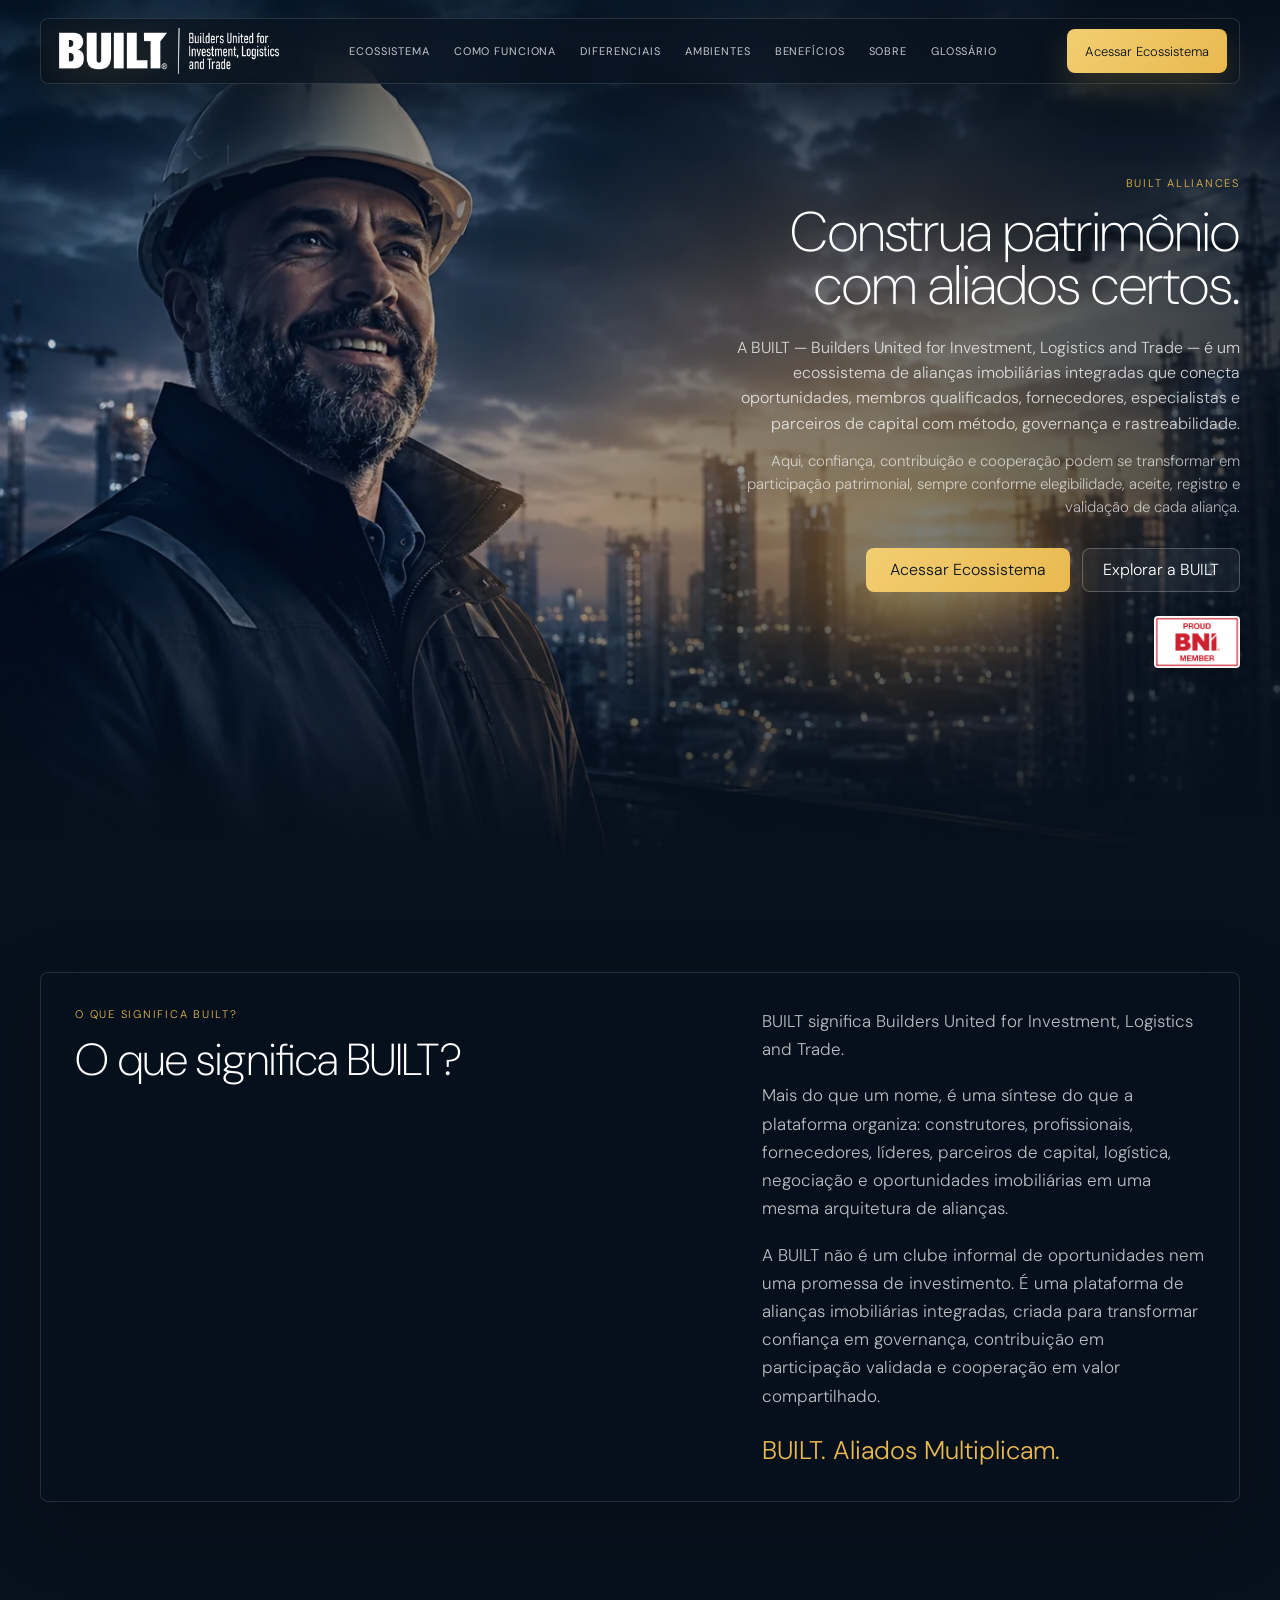
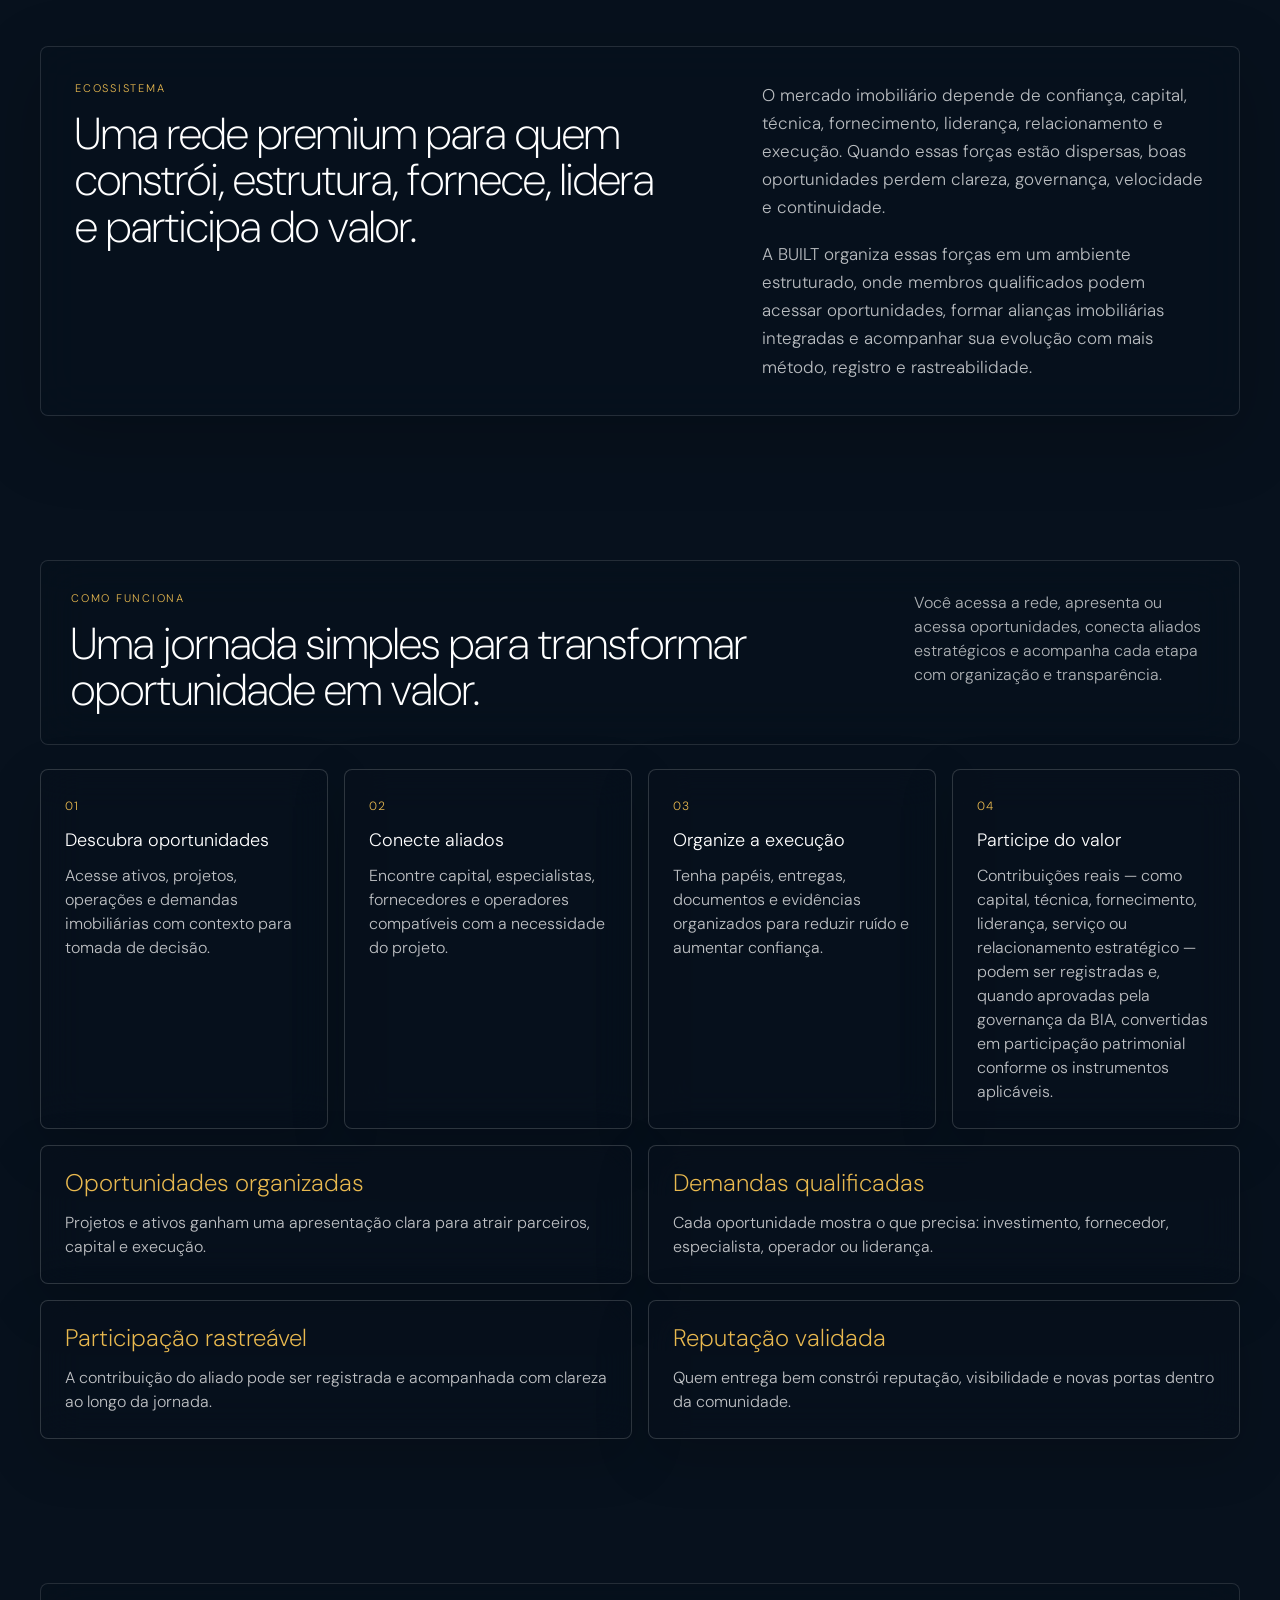
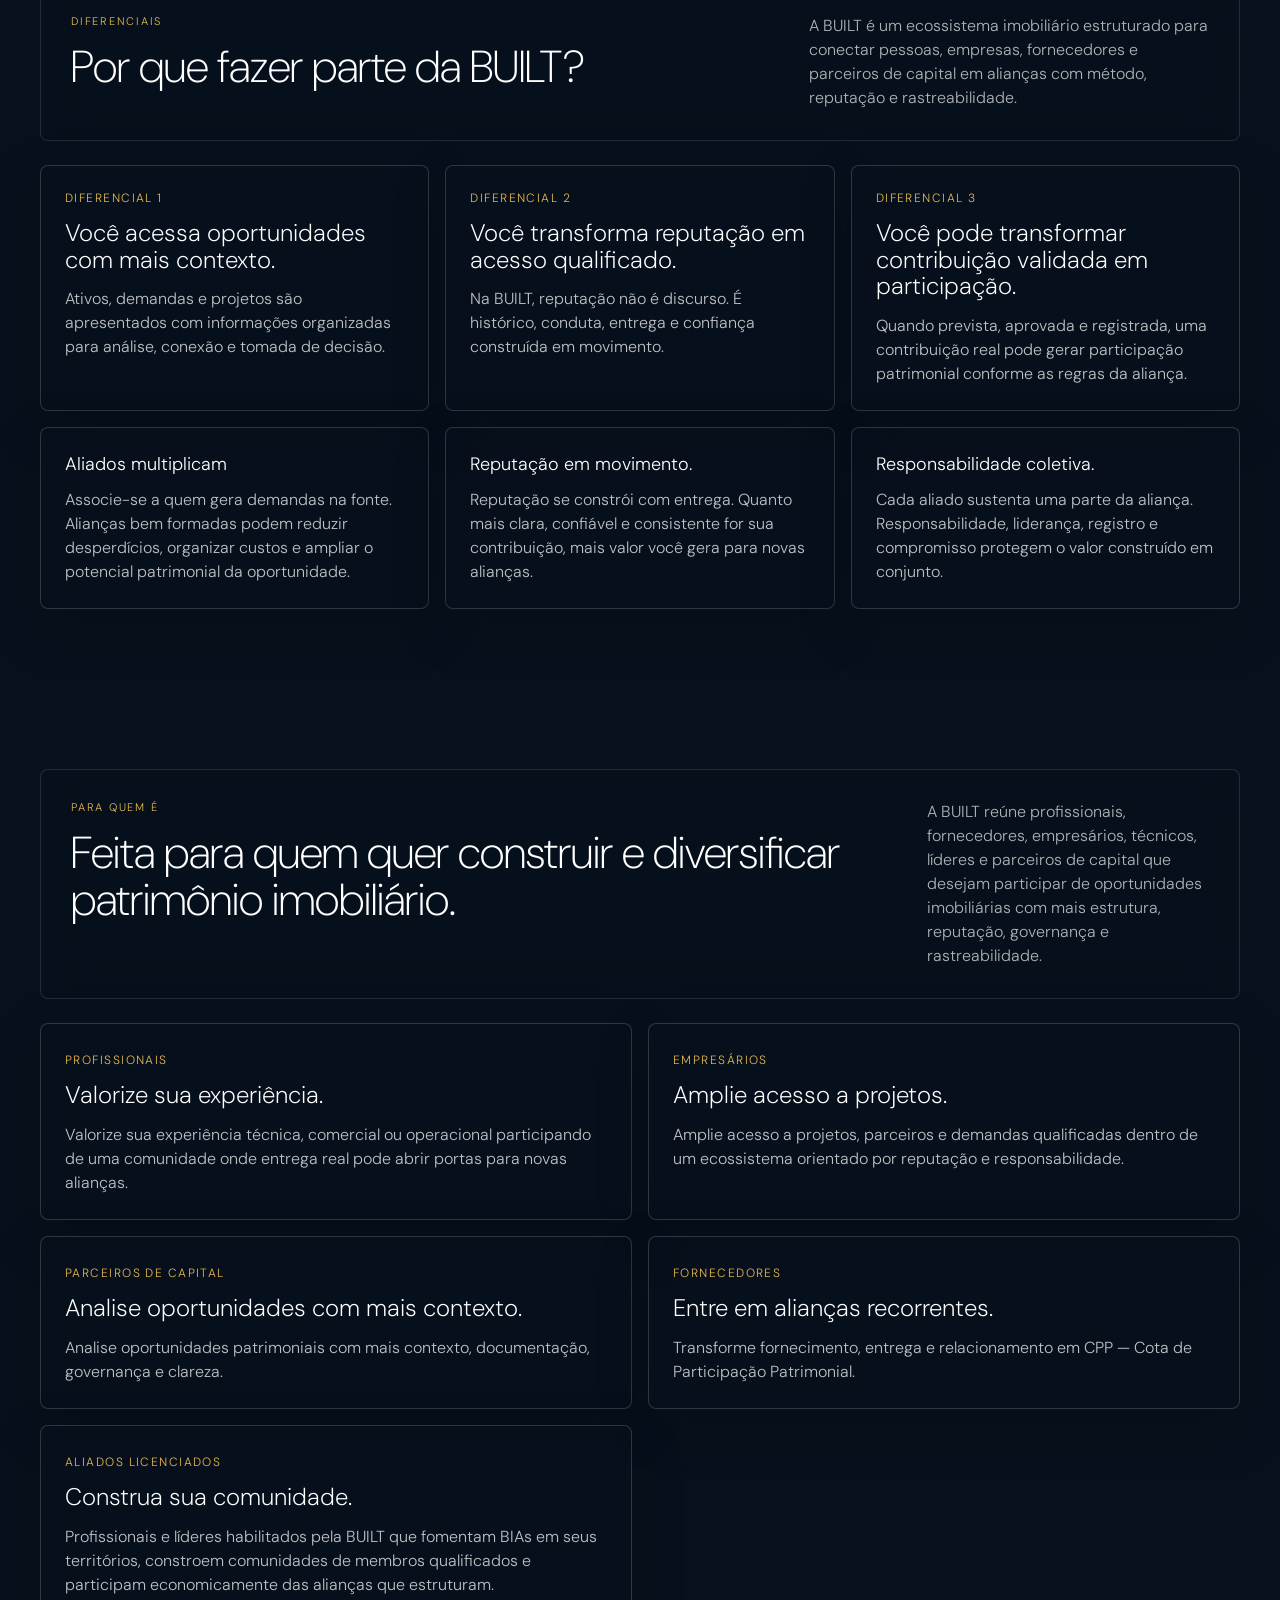
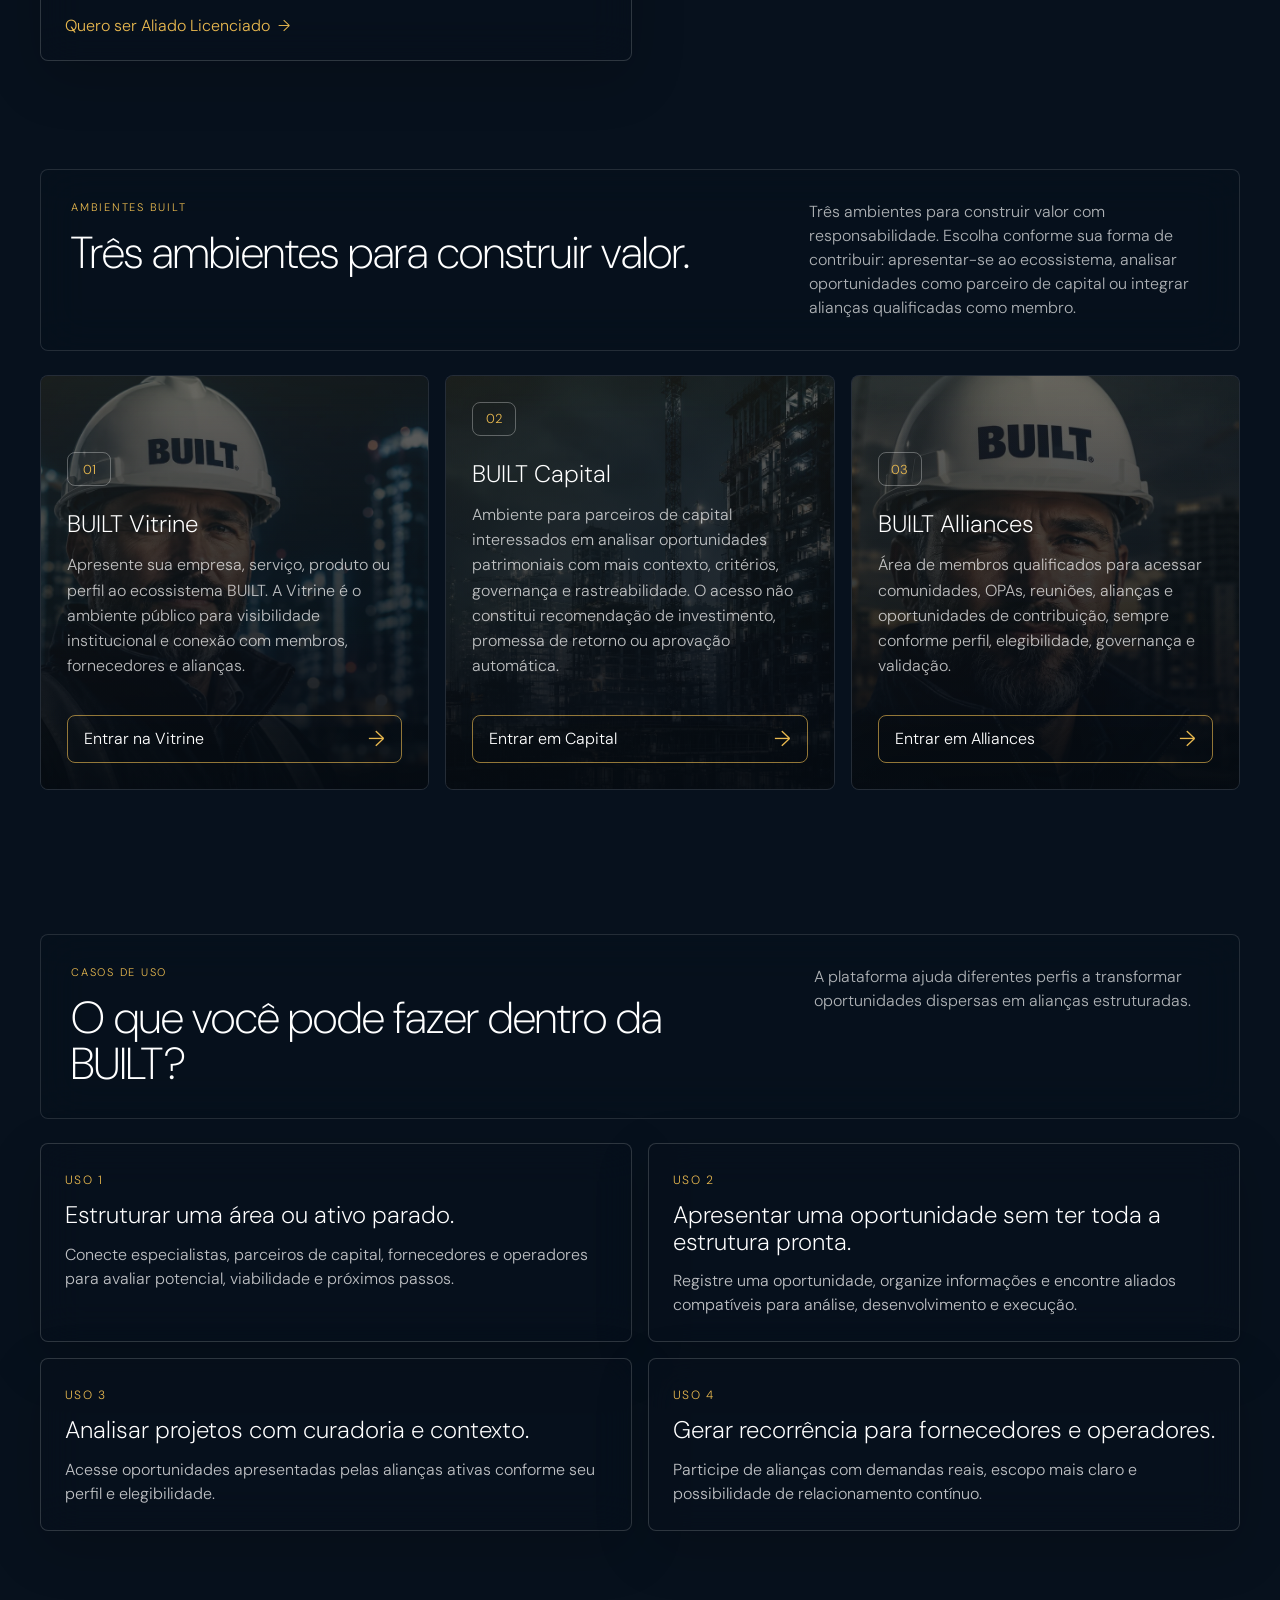
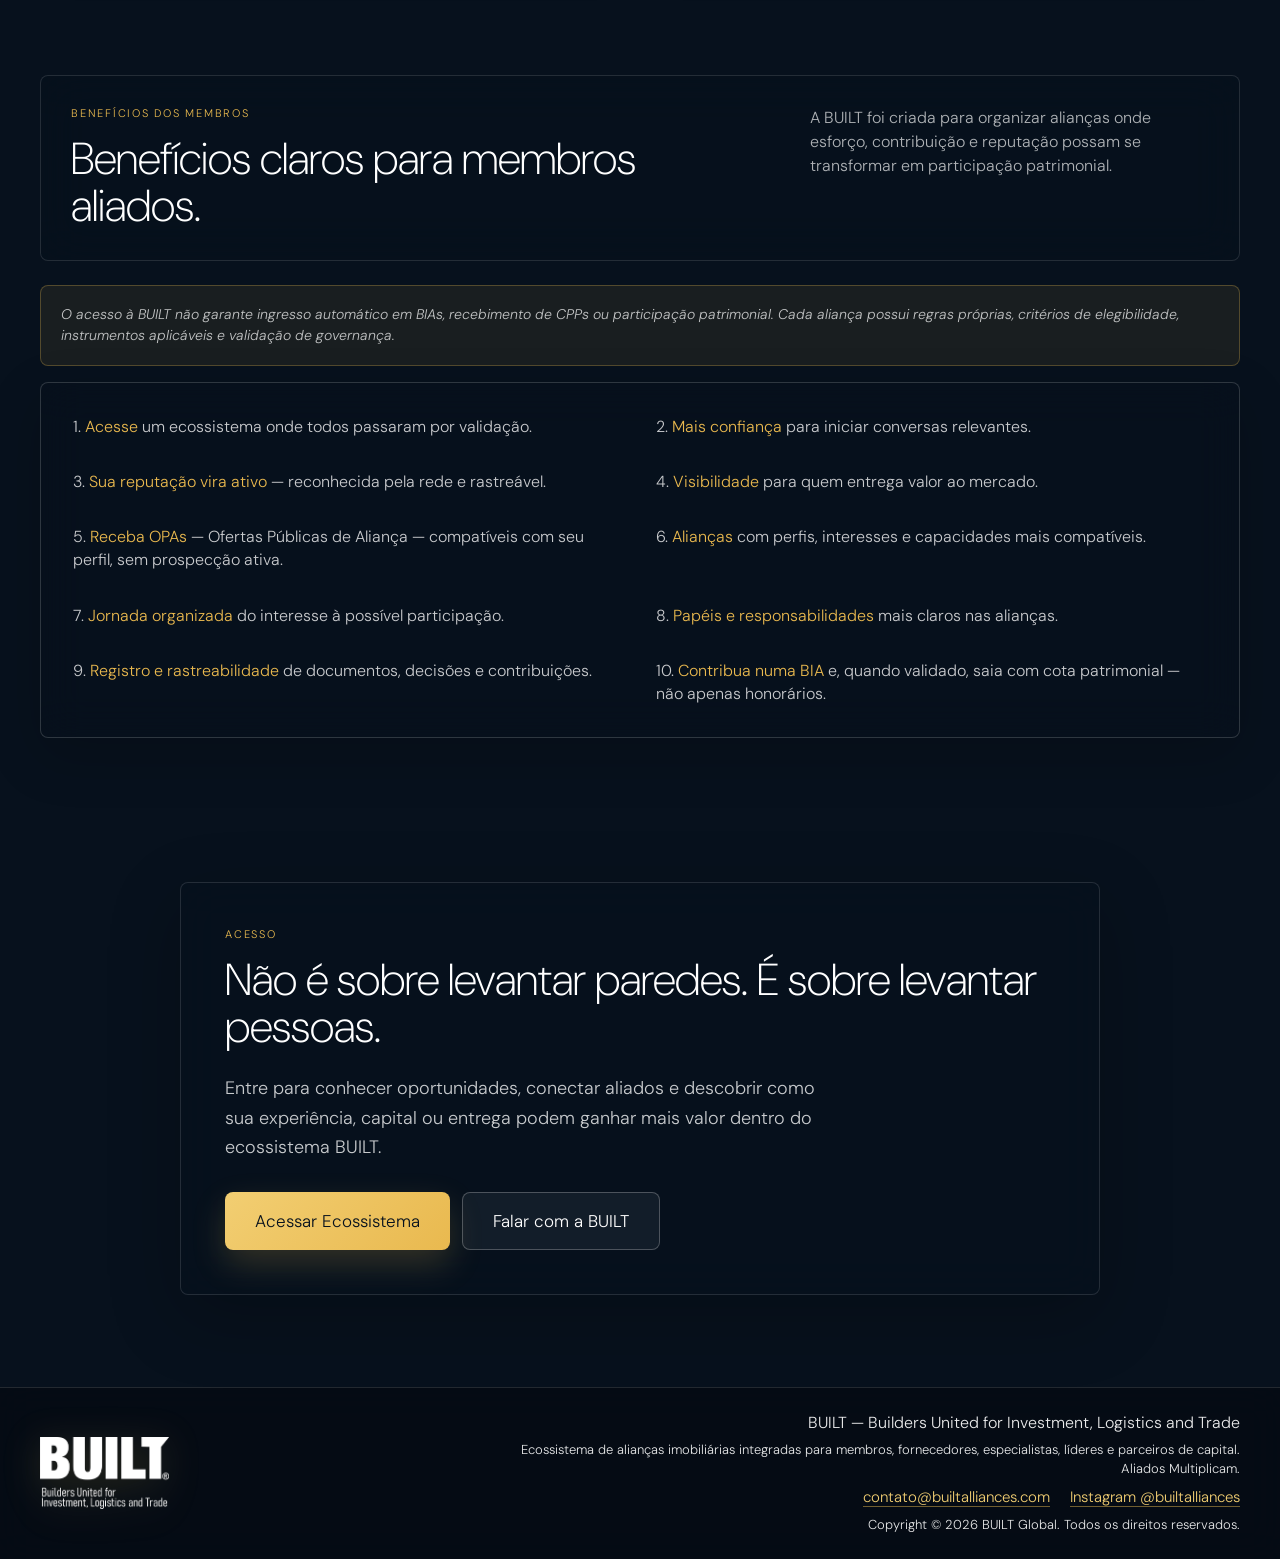
<file: index.html>
<!doctype html>
<html lang="pt-BR">
  <head>
    <meta charset="utf-8">
    <meta name="viewport" content="width=device-width, initial-scale=1">
    <title>BUILT Alliances | Builders United for Investment, Logistics and Trade</title>
    <meta
      name="description"
      content="A BUILT — Builders United for Investment, Logistics and Trade — é um ecossistema de alianças imobiliárias integradas que conecta oportunidades, membros, fornecedores, especialistas e parceiros de capital com governança, reputação e rastreabilidade."
    >
    <meta
      name="keywords"
      content="BUILT Alliances, BUILT, Alianças Patrimoniais Imobiliárias, Builders United for Investment Logistics and Trade, alianças imobiliárias integradas, BUILT Integrated Alliance, BIA, OPA, CPP, parceiros de capital, governança imobiliária, participação patrimonial, Aliados Multiplicam"
    >
    <link rel="icon" type="image/svg+xml" href="/assets/favicon.svg?v=20260610">
    <link rel="preconnect" href="https://fonts.googleapis.com">
    <link rel="preconnect" href="https://fonts.gstatic.com" crossorigin>
    <link href="https://fonts.googleapis.com/css2?family=DM+Sans:opsz,wght@9..40,200..900&display=swap" rel="stylesheet">
    <link rel="stylesheet" href="/styles.css?v=20261110-bni-hero">
  </head>
  <body>
    <header class="site-header" data-header>
      <a class="brand" href="/#inicio" aria-label="BUILT Alliances">
        <img src="/assets/images/built-logo-header-wide-white.png?v=20260619" alt="BUILT">
      </a>

      <button class="menu-toggle" type="button" aria-label="Abrir menu" aria-expanded="false" aria-controls="main-nav">
        <span></span>
        <span></span>
      </button>

      <nav class="main-nav" id="main-nav" aria-label="Navegação principal">
        <a href="/#ecossistema">ECOSSISTEMA</a>
        <a href="/#metodo">COMO FUNCIONA</a>
        <a href="/#jornada">DIFERENCIAIS</a>
        <a href="/#ambientes">AMBIENTES</a>
        <a href="/#beneficios">BENEFÍCIOS</a>
        <a href="/sobre/">SOBRE</a>
        <a href="/glossario/">GLOSSÁRIO</a>
      </nav>

      <a class="header-cta" href="https://app.builtalliances.com/">Acessar Ecossistema</a>
    </header>

    <main>
      <section class="hero section" id="inicio" data-section>
        <div class="hero-shade"></div>
        <div class="hero-content">
          <p class="eyebrow">BUILT Alliances</p>
          <h1>Construa patrimônio com aliados certos.</h1>
          <p class="hero-copy">
            A BUILT — Builders United for Investment, Logistics and Trade — é um ecossistema de alianças imobiliárias integradas que conecta oportunidades, membros qualificados, fornecedores, especialistas e parceiros de capital com método, governança e rastreabilidade.
          </p>
          <p class="hero-note">
            Aqui, confiança, contribuição e cooperação podem se transformar em participação patrimonial, sempre conforme elegibilidade, aceite, registro e validação de cada aliança.
          </p>
          <div class="hero-actions">
            <a class="primary-button" href="https://app.builtalliances.com/">Acessar Ecossistema</a>
            <a class="secondary-button" href="#ecossistema">Explorar a BUILT</a>
          </div>
          <img class="bni-badge bni-badge--hero" src="/assets/images/bni-badge.png" alt="BNI Proud Member" width="750" height="450">
        </div>
      </section>

      <section class="section meaning-section" id="significado" data-section>
        <div class="split-layout">
          <div>
            <div class="section-kicker">O que significa BUILT?</div>
            <h2>O que significa BUILT?</h2>
          </div>
          <div class="lead-stack">
            <p>BUILT significa Builders United for Investment, Logistics and Trade.</p>
            <p>
              Mais do que um nome, é uma síntese do que a plataforma organiza: construtores, profissionais, fornecedores, líderes, parceiros de capital, logística, negociação e oportunidades imobiliárias em uma mesma arquitetura de alianças.
            </p>
            <p>
              A BUILT não é um clube informal de oportunidades nem uma promessa de investimento. É uma plataforma de alianças imobiliárias integradas, criada para transformar confiança em governança, contribuição em participação validada e cooperação em valor compartilhado.
            </p>
            <strong class="section-tagline">BUILT. Aliados Multiplicam.</strong>
          </div>
        </div>
      </section>

      <section class="section intro-band" id="ecossistema" data-section>
        <div class="split-layout">
          <div>
            <div class="section-kicker">Ecossistema</div>
            <h2>Uma rede premium para quem constrói, estrutura, fornece, lidera e participa do valor.</h2>
          </div>
          <div class="lead-stack">
            <p>
              O mercado imobiliário depende de confiança, capital, técnica, fornecimento, liderança, relacionamento e execução. Quando essas forças estão dispersas, boas oportunidades perdem clareza, governança, velocidade e continuidade.
            </p>
            <p>
              A BUILT organiza essas forças em um ambiente estruturado, onde membros qualificados podem acessar oportunidades, formar alianças imobiliárias integradas e acompanhar sua evolução com mais método, registro e rastreabilidade.
            </p>
          </div>
        </div>
      </section>

      <section class="section method-section" id="metodo" data-section>
        <div class="section-heading">
          <div>
            <div class="section-kicker">Como funciona</div>
            <h2>Uma jornada simples para transformar oportunidade em valor.</h2>
          </div>
          <p>Você acessa a rede, apresenta ou acessa oportunidades, conecta aliados estratégicos e acompanha cada etapa com organização e transparência.</p>
        </div>

        <div class="force-grid">
          <article>
            <span>01</span>
            <strong>Descubra oportunidades</strong>
            <p>Acesse ativos, projetos, operações e demandas imobiliárias com contexto para tomada de decisão.</p>
          </article>
          <article>
            <span>02</span>
            <strong>Conecte aliados</strong>
            <p>Encontre capital, especialistas, fornecedores e operadores compatíveis com a necessidade do projeto.</p>
          </article>
          <article>
            <span>03</span>
            <strong>Organize a execução</strong>
            <p>Tenha papéis, entregas, documentos e evidências organizados para reduzir ruído e aumentar confiança.</p>
          </article>
          <article>
            <span>04</span>
            <strong>Participe do valor</strong>
            <p>Contribuições reais — como capital, técnica, fornecimento, liderança, serviço ou relacionamento estratégico — podem ser registradas e, quando aprovadas pela governança da BIA, convertidas em participação patrimonial conforme os instrumentos aplicáveis.</p>
          </article>
        </div>

        <div class="method-flow">
          <article>
            <h3>Oportunidades organizadas</h3>
            <p>Projetos e ativos ganham uma apresentação clara para atrair parceiros, capital e execução.</p>
          </article>
          <article>
            <h3>Demandas qualificadas</h3>
            <p>Cada oportunidade mostra o que precisa: investimento, fornecedor, especialista, operador ou liderança.</p>
          </article>
          <article>
            <h3>Participação rastreável</h3>
            <p>A contribuição do aliado pode ser registrada e acompanhada com clareza ao longo da jornada.</p>
          </article>
          <article>
            <h3>Reputação validada</h3>
            <p>Quem entrega bem constrói reputação, visibilidade e novas portas dentro da comunidade.</p>
          </article>
        </div>
      </section>

      <section class="section principles-section" id="jornada" data-section>
        <div class="section-heading">
          <div>
            <div class="section-kicker">Diferenciais</div>
            <h2>Por que fazer parte da BUILT?</h2>
          </div>
          <p>A BUILT é um ecossistema imobiliário estruturado para conectar pessoas, empresas, fornecedores e parceiros de capital em alianças com método, reputação e rastreabilidade.</p>
        </div>

        <div class="principles-grid">
          <article>
            <span>Diferencial 1</span>
            <h3>Você acessa oportunidades com mais contexto.</h3>
            <p>Ativos, demandas e projetos são apresentados com informações organizadas para análise, conexão e tomada de decisão.</p>
          </article>
          <article>
            <span>Diferencial 2</span>
            <h3>Você transforma reputação em acesso qualificado.</h3>
            <p>Na BUILT, reputação não é discurso. É histórico, conduta, entrega e confiança construída em movimento.</p>
          </article>
          <article>
            <span>Diferencial 3</span>
            <h3>Você pode transformar contribuição validada em participação.</h3>
            <p>Quando prevista, aprovada e registrada, uma contribuição real pode gerar participação patrimonial conforme as regras da aliança.</p>
          </article>
        </div>

        <div class="values-grid">
          <article>
            <strong>Aliados multiplicam</strong>
            <p>Associe-se a quem gera demandas na fonte. Alianças bem formadas podem reduzir desperdícios, organizar custos e ampliar o potencial patrimonial da oportunidade.</p>
          </article>
          <article>
            <strong>Reputação em movimento.</strong>
            <p>Reputação se constrói com entrega. Quanto mais clara, confiável e consistente for sua contribuição, mais valor você gera para novas alianças.</p>
          </article>
          <article>
            <strong>Responsabilidade coletiva.</strong>
            <p>Cada aliado sustenta uma parte da aliança. Responsabilidade, liderança, registro e compromisso protegem o valor construído em conjunto.</p>
          </article>
        </div>
      </section>

      <section class="section generation-section" data-section>
        <div class="section-heading">
          <div>
            <div class="section-kicker">Para quem é</div>
            <h2>Feita para quem quer construir e diversificar patrimônio imobiliário.</h2>
          </div>
          <p>A BUILT reúne profissionais, fornecedores, empresários, técnicos, líderes e parceiros de capital que desejam participar de oportunidades imobiliárias com mais estrutura, reputação, governança e rastreabilidade.</p>
        </div>

        <div class="generation-grid">
          <article>
            <span>Profissionais</span>
            <h3>Valorize sua experiência.</h3>
            <p>Valorize sua experiência técnica, comercial ou operacional participando de uma comunidade onde entrega real pode abrir portas para novas alianças.</p>
          </article>
          <article>
            <span>Empresários</span>
            <h3>Amplie acesso a projetos.</h3>
            <p>Amplie acesso a projetos, parceiros e demandas qualificadas dentro de um ecossistema orientado por reputação e responsabilidade.</p>
          </article>
          <article>
            <span>Parceiros de Capital</span>
            <h3>Analise oportunidades com mais contexto.</h3>
            <p>Analise oportunidades patrimoniais com mais contexto, documentação, governança e clareza.</p>
          </article>
          <article>
            <span>Fornecedores</span>
            <h3>Entre em alianças recorrentes.</h3>
            <p>Transforme fornecimento, entrega e relacionamento em CPP — Cota de Participação Patrimonial.</p>
          </article>
          <article>
            <span>Aliados Licenciados</span>
            <h3>Construa sua comunidade.</h3>
            <p>Profissionais e líderes habilitados pela BUILT que fomentam BIAs em seus territórios, constroem comunidades de membros qualificados e participam economicamente das alianças que estruturam.</p>
            <a class="text-link" href="https://app.builtalliances.com/">Quero ser Aliado Licenciado</a>
          </article>
        </div>
      </section>

      <section class="section modules" id="ambientes" data-section>
        <div class="section-heading">
          <div>
            <div class="section-kicker">Ambientes BUILT</div>
            <h2>Três ambientes para construir valor.</h2>
          </div>
          <p>Três ambientes para construir valor com responsabilidade. Escolha conforme sua forma de contribuir: apresentar-se ao ecossistema, analisar oportunidades como parceiro de capital ou integrar alianças qualificadas como membro.</p>
        </div>

        <div class="module-grid">
          <article class="module-card module-card-vitrine">
            <span class="module-icon">01</span>
            <h3>BUILT Vitrine</h3>
            <p>Apresente sua empresa, serviço, produto ou perfil ao ecossistema BUILT. A Vitrine é o ambiente público para visibilidade institucional e conexão com membros, fornecedores e alianças.</p>
            <a href="https://app.builtalliances.com/" aria-label="Entrar na Vitrine">Entrar na Vitrine</a>
          </article>
          <article class="module-card module-card-capital">
            <span class="module-icon">02</span>
            <h3>BUILT Capital</h3>
            <p>Ambiente para parceiros de capital interessados em analisar oportunidades patrimoniais com mais contexto, critérios, governança e rastreabilidade. O acesso não constitui recomendação de investimento, promessa de retorno ou aprovação automática.</p>
            <a href="https://app.builtalliances.com/" aria-label="Entrar em Capital">Entrar em Capital</a>
          </article>
          <article class="module-card module-card-alliances">
            <span class="module-icon">03</span>
            <h3>BUILT Alliances</h3>
            <p>Área de membros qualificados para acessar comunidades, OPAs, reuniões, alianças e oportunidades de contribuição, sempre conforme perfil, elegibilidade, governança e validação.</p>
            <a href="https://app.builtalliances.com/" aria-label="Entrar em Alliances">Entrar em Alliances</a>
          </article>
        </div>
      </section>

      <section class="section scenarios-section" data-section>
        <div class="section-heading">
          <div>
            <div class="section-kicker">Casos de uso</div>
            <h2>O que você pode fazer dentro da BUILT?</h2>
          </div>
          <p>A plataforma ajuda diferentes perfis a transformar oportunidades dispersas em alianças estruturadas.</p>
        </div>

        <div class="scenario-grid">
          <article>
            <span>Uso 1</span>
            <h3>Estruturar uma área ou ativo parado.</h3>
            <p>Conecte especialistas, parceiros de capital, fornecedores e operadores para avaliar potencial, viabilidade e próximos passos.</p>
          </article>
          <article>
            <span>Uso 2</span>
            <h3>Apresentar uma oportunidade sem ter toda a estrutura pronta.</h3>
            <p>Registre uma oportunidade, organize informações e encontre aliados compatíveis para análise, desenvolvimento e execução.</p>
          </article>
          <article>
            <span>Uso 3</span>
            <h3>Analisar projetos com curadoria e contexto.</h3>
            <p>Acesse oportunidades apresentadas pelas alianças ativas conforme seu perfil e elegibilidade.</p>
          </article>
          <article>
            <span>Uso 4</span>
            <h3>Gerar recorrência para fornecedores e operadores.</h3>
            <p>Participe de alianças com demandas reais, escopo mais claro e possibilidade de relacionamento contínuo.</p>
          </article>
        </div>
      </section>

      <section class="section benefits-section" id="beneficios" data-section>
        <div class="section-heading">
          <div>
            <div class="section-kicker">Benefícios dos membros</div>
            <h2>Benefícios claros para membros aliados.</h2>
          </div>
          <p>A BUILT foi criada para organizar alianças onde esforço, contribuição e reputação possam se transformar em participação patrimonial.</p>
        </div>

        <p class="governance-note">
          O acesso à BUILT não garante ingresso automático em BIAs, recebimento de CPPs ou participação patrimonial. Cada aliança possui regras próprias, critérios de elegibilidade, instrumentos aplicáveis e validação de governança.
        </p>

        <ol class="benefit-list">
          <li><strong>Acesse</strong> um ecossistema onde todos passaram por validação.</li>
          <li><strong>Mais confiança</strong> para iniciar conversas relevantes.</li>
          <li><strong>Sua reputação vira ativo</strong> — reconhecida pela rede e rastreável.</li>
          <li><strong>Visibilidade</strong> para quem entrega valor ao mercado.</li>
          <li><strong>Receba OPAs</strong> — Ofertas Públicas de Aliança — compatíveis com seu perfil, sem prospecção ativa.</li>
          <li><strong>Alianças</strong> com perfis, interesses e capacidades mais compatíveis.</li>
          <li><strong>Jornada organizada</strong> do interesse à possível participação.</li>
          <li><strong>Papéis e responsabilidades</strong> mais claros nas alianças.</li>
          <li><strong>Registro e rastreabilidade</strong> de documentos, decisões e contribuições.</li>
          <li><strong>Contribua numa BIA</strong> e, quando validado, saia com cota patrimonial — não apenas honorários.</li>
        </ol>
      </section>

      <section class="section app-section" id="app" data-section>
        <div class="app-content">
          <div class="section-kicker">Acesso</div>
          <h2>Não é sobre levantar paredes. É sobre levantar pessoas.</h2>
          <p>
            Entre para conhecer oportunidades, conectar aliados e descobrir como sua experiência, capital ou entrega
            podem ganhar mais valor dentro do ecossistema BUILT.
          </p>
          <div class="app-actions">
            <a class="primary-button large" href="https://app.builtalliances.com/" aria-label="Acessar Ecossistema BUILT">Acessar Ecossistema</a>
            <a class="secondary-button large" href="mailto:contato@builtalliances.com" aria-label="Enviar e-mail para a BUILT">Falar com a BUILT</a>
          </div>
        </div>
      </section>
    </main>

    <footer class="site-footer">
      <img src="/assets/images/built-logo-horizontal-white.png" alt="BUILT">
      <div class="footer-copy">
        <strong>BUILT — Builders United for Investment, Logistics and Trade</strong>
        <span>Ecossistema de alianças imobiliárias integradas para membros, fornecedores, especialistas, líderes e parceiros de capital. Aliados Multiplicam.</span>
        <div class="footer-links">
          <a class="footer-contact" href="mailto:contato@builtalliances.com">contato@builtalliances.com</a>
          <a class="footer-contact" href="https://www.instagram.com/builtalliances?utm_source=qr&amp;igsh=NnBzM2lreTF2OHJ1" target="_blank" rel="noopener noreferrer">Instagram @builtalliances</a>
        </div>
        <span>Copyright © <span data-current-year>2026</span> BUILT Global. Todos os direitos reservados.</span>
      </div>
    </footer>

    <script src="/script.js?v=20260624-brief"></script>
  </body>
</html>
</file>
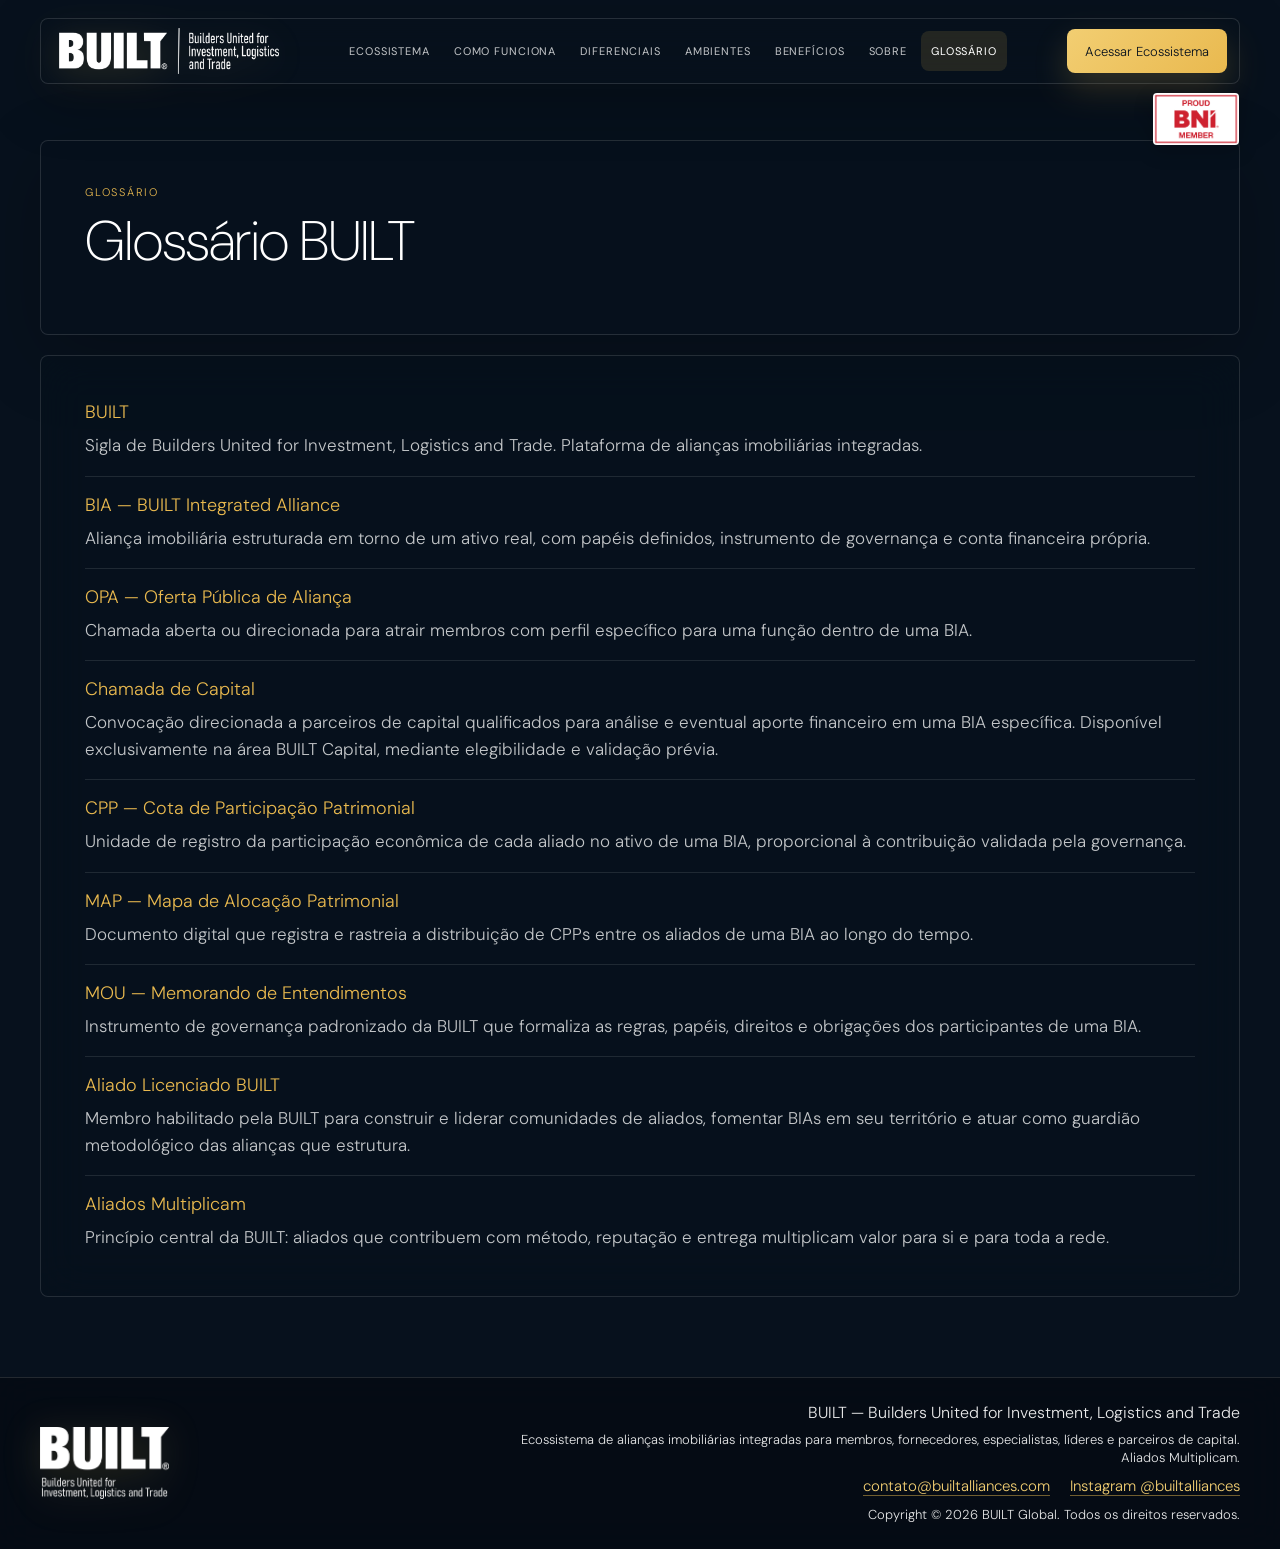
<file: glossario/index.html>
<!doctype html>
<html lang="pt-BR">
  <head>
    <meta charset="utf-8">
    <meta name="viewport" content="width=device-width, initial-scale=1">
    <title>Glossário BUILT | Builders United for Investment, Logistics and Trade</title>
    <meta
      name="description"
      content="Glossário BUILT com definições de BIA, OPA, CPP, MAP, MOU, Aliado Licenciado BUILT e Aliados Multiplicam."
    >
    <link rel="icon" type="image/svg+xml" href="/assets/favicon.svg?v=20260610">
    <link rel="preconnect" href="https://fonts.googleapis.com">
    <link rel="preconnect" href="https://fonts.gstatic.com" crossorigin>
    <link href="https://fonts.googleapis.com/css2?family=DM+Sans:opsz,wght@9..40,200..900&display=swap" rel="stylesheet">
    <link rel="stylesheet" href="/styles.css?v=20261110-bni-hero">
  </head>
  <body>
    <header class="site-header" data-header>
      <a class="brand" href="/" aria-label="BUILT Alliances">
        <img src="/assets/images/built-logo-header-wide-white.png?v=20260619" alt="BUILT">
      </a>

      <button class="menu-toggle" type="button" aria-label="Abrir menu" aria-expanded="false" aria-controls="main-nav">
        <span></span>
        <span></span>
      </button>

      <nav class="main-nav" id="main-nav" aria-label="Navegação principal">
        <a href="/#ecossistema">ECOSSISTEMA</a>
        <a href="/#metodo">COMO FUNCIONA</a>
        <a href="/#jornada">DIFERENCIAIS</a>
        <a href="/#ambientes">AMBIENTES</a>
        <a href="/#beneficios">BENEFÍCIOS</a>
        <a href="/sobre/">SOBRE</a>
        <a class="is-active" href="/glossario/">GLOSSÁRIO</a>
      </nav>

      <a class="header-cta" href="https://app.builtalliances.com/">Acessar Ecossistema</a>
      <img class="bni-badge" src="/assets/images/bni-badge.png" alt="BNI Proud Member" width="750" height="450">
    </header>

    <main class="page-main">
      <section class="page-hero" data-section>
        <div class="section-kicker">Glossário</div>
        <h1>Glossário BUILT</h1>
      </section>

      <section class="page-panel">
        <dl class="glossary-list">
          <div>
            <dt>BUILT</dt>
            <dd>Sigla de Builders United for Investment, Logistics and Trade. Plataforma de alianças imobiliárias integradas.</dd>
          </div>
          <div>
            <dt>BIA — BUILT Integrated Alliance</dt>
            <dd>Aliança imobiliária estruturada em torno de um ativo real, com papéis definidos, instrumento de governança e conta financeira própria.</dd>
          </div>
          <div>
            <dt>OPA — Oferta Pública de Aliança</dt>
            <dd>Chamada aberta ou direcionada para atrair membros com perfil específico para uma função dentro de uma BIA.</dd>
          </div>
          <div>
            <dt>Chamada de Capital</dt>
            <dd>Convocação direcionada a parceiros de capital qualificados para análise e eventual aporte financeiro em uma BIA específica. Disponível exclusivamente na área BUILT Capital, mediante elegibilidade e validação prévia.</dd>
          </div>
          <div>
            <dt>CPP — Cota de Participação Patrimonial</dt>
            <dd>Unidade de registro da participação econômica de cada aliado no ativo de uma BIA, proporcional à contribuição validada pela governança.</dd>
          </div>
          <div>
            <dt>MAP — Mapa de Alocação Patrimonial</dt>
            <dd>Documento digital que registra e rastreia a distribuição de CPPs entre os aliados de uma BIA ao longo do tempo.</dd>
          </div>
          <div>
            <dt>MOU — Memorando de Entendimentos</dt>
            <dd>Instrumento de governança padronizado da BUILT que formaliza as regras, papéis, direitos e obrigações dos participantes de uma BIA.</dd>
          </div>
          <div>
            <dt>Aliado Licenciado BUILT</dt>
            <dd>Membro habilitado pela BUILT para construir e liderar comunidades de aliados, fomentar BIAs em seu território e atuar como guardião metodológico das alianças que estrutura.</dd>
          </div>
          <div>
            <dt>Aliados Multiplicam</dt>
            <dd>Princípio central da BUILT: aliados que contribuem com método, reputação e entrega multiplicam valor para si e para toda a rede.</dd>
          </div>
        </dl>
      </section>
    </main>

    <footer class="site-footer">
      <img src="/assets/images/built-logo-horizontal-white.png" alt="BUILT">
      <div class="footer-copy">
        <strong>BUILT — Builders United for Investment, Logistics and Trade</strong>
        <span>Ecossistema de alianças imobiliárias integradas para membros, fornecedores, especialistas, líderes e parceiros de capital. Aliados Multiplicam.</span>
        <div class="footer-links">
          <a class="footer-contact" href="mailto:contato@builtalliances.com">contato@builtalliances.com</a>
          <a class="footer-contact" href="https://www.instagram.com/builtalliances?utm_source=qr&amp;igsh=NnBzM2lreTF2OHJ1" target="_blank" rel="noopener noreferrer">Instagram @builtalliances</a>
        </div>
        <span>Copyright © <span data-current-year>2026</span> BUILT Global. Todos os direitos reservados.</span>
      </div>
    </footer>

    <script src="/script.js?v=20260624-brief"></script>
  </body>
</html>
</file>
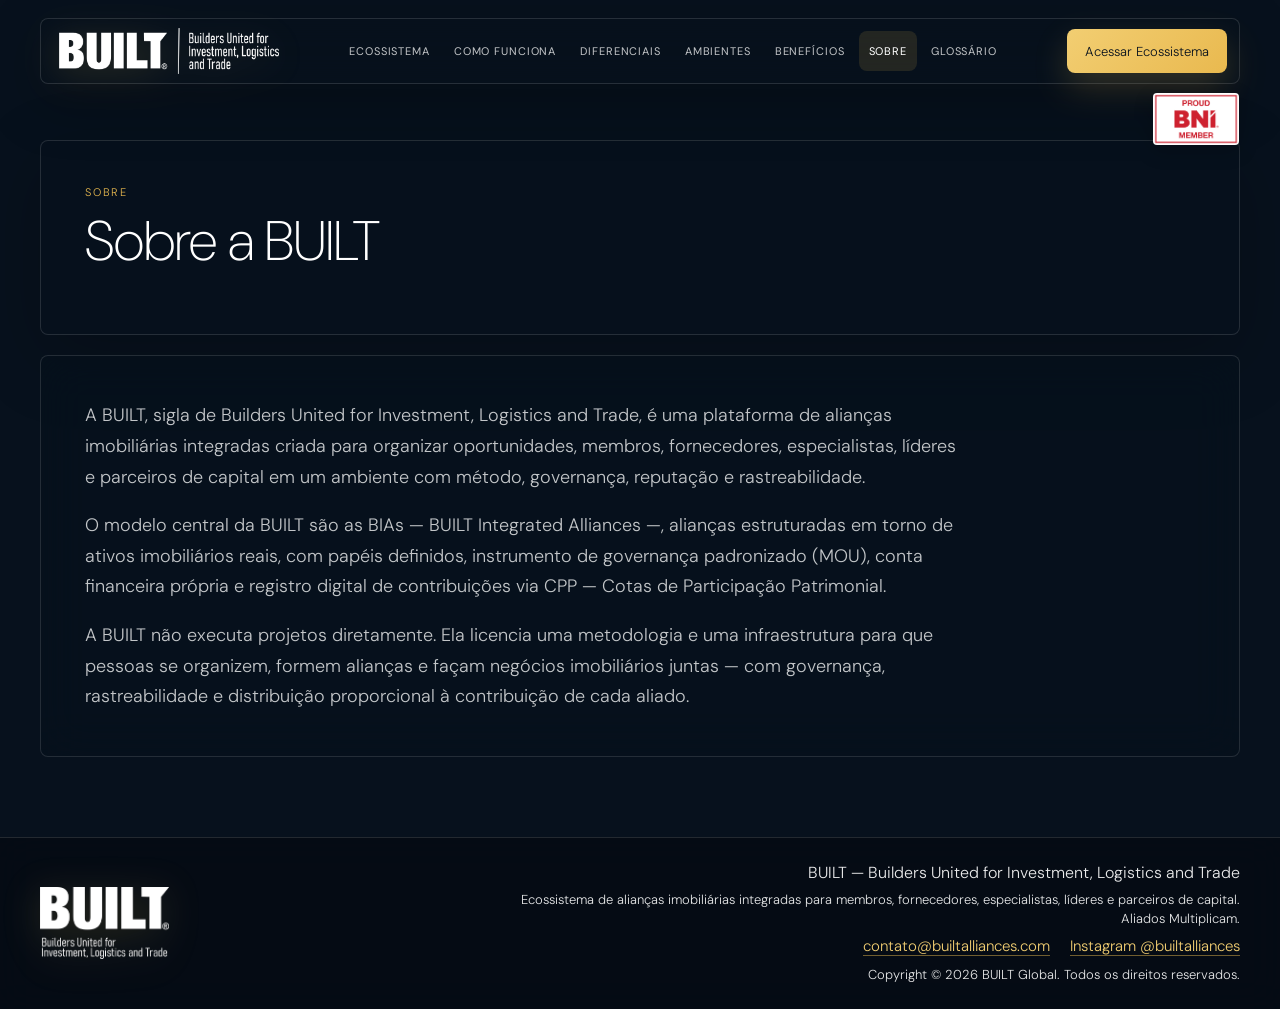
<file: sobre/index.html>
<!doctype html>
<html lang="pt-BR">
  <head>
    <meta charset="utf-8">
    <meta name="viewport" content="width=device-width, initial-scale=1">
    <title>Sobre a BUILT | Builders United for Investment, Logistics and Trade</title>
    <meta
      name="description"
      content="Conheça a BUILT, plataforma de alianças imobiliárias integradas com BIA, CPP, MOU, governança, reputação e rastreabilidade."
    >
    <link rel="icon" type="image/svg+xml" href="/assets/favicon.svg?v=20260610">
    <link rel="preconnect" href="https://fonts.googleapis.com">
    <link rel="preconnect" href="https://fonts.gstatic.com" crossorigin>
    <link href="https://fonts.googleapis.com/css2?family=DM+Sans:opsz,wght@9..40,200..900&display=swap" rel="stylesheet">
    <link rel="stylesheet" href="/styles.css?v=20261110-bni-hero">
  </head>
  <body>
    <header class="site-header" data-header>
      <a class="brand" href="/" aria-label="BUILT Alliances">
        <img src="/assets/images/built-logo-header-wide-white.png?v=20260619" alt="BUILT">
      </a>

      <button class="menu-toggle" type="button" aria-label="Abrir menu" aria-expanded="false" aria-controls="main-nav">
        <span></span>
        <span></span>
      </button>

      <nav class="main-nav" id="main-nav" aria-label="Navegação principal">
        <a href="/#ecossistema">ECOSSISTEMA</a>
        <a href="/#metodo">COMO FUNCIONA</a>
        <a href="/#jornada">DIFERENCIAIS</a>
        <a href="/#ambientes">AMBIENTES</a>
        <a href="/#beneficios">BENEFÍCIOS</a>
        <a class="is-active" href="/sobre/">SOBRE</a>
        <a href="/glossario/">GLOSSÁRIO</a>
      </nav>

      <a class="header-cta" href="https://app.builtalliances.com/">Acessar Ecossistema</a>
      <img class="bni-badge" src="/assets/images/bni-badge.png" alt="BNI Proud Member" width="750" height="450">
    </header>

    <main class="page-main">
      <section class="page-hero" data-section>
        <div class="section-kicker">Sobre</div>
        <h1>Sobre a BUILT</h1>
      </section>

      <section class="page-panel">
        <p>
          A BUILT, sigla de Builders United for Investment, Logistics and Trade, é uma plataforma de alianças imobiliárias integradas criada para organizar oportunidades, membros, fornecedores, especialistas, líderes e parceiros de capital em um ambiente com método, governança, reputação e rastreabilidade.
        </p>
        <p>
          O modelo central da BUILT são as BIAs — BUILT Integrated Alliances —, alianças estruturadas em torno de ativos imobiliários reais, com papéis definidos, instrumento de governança padronizado (MOU), conta financeira própria e registro digital de contribuições via CPP — Cotas de Participação Patrimonial.
        </p>
        <p>
          A BUILT não executa projetos diretamente. Ela licencia uma metodologia e uma infraestrutura para que pessoas se organizem, formem alianças e façam negócios imobiliários juntas — com governança, rastreabilidade e distribuição proporcional à contribuição de cada aliado.
        </p>
      </section>
    </main>

    <footer class="site-footer">
      <img src="/assets/images/built-logo-horizontal-white.png" alt="BUILT">
      <div class="footer-copy">
        <strong>BUILT — Builders United for Investment, Logistics and Trade</strong>
        <span>Ecossistema de alianças imobiliárias integradas para membros, fornecedores, especialistas, líderes e parceiros de capital. Aliados Multiplicam.</span>
        <div class="footer-links">
          <a class="footer-contact" href="mailto:contato@builtalliances.com">contato@builtalliances.com</a>
          <a class="footer-contact" href="https://www.instagram.com/builtalliances?utm_source=qr&amp;igsh=NnBzM2lreTF2OHJ1" target="_blank" rel="noopener noreferrer">Instagram @builtalliances</a>
        </div>
        <span>Copyright © <span data-current-year>2026</span> BUILT Global. Todos os direitos reservados.</span>
      </div>
    </footer>

    <script src="/script.js?v=20260624-brief"></script>
  </body>
</html>
</file>
<file: styles.css>
:root {
  --ink: #07111d;
  --night: #0a1725;
  --steel: #132235;
  --mist: #dbe4ec;
  --muted: #9ba8b6;
  --white: #ffffff;
  --gold: #e9b94f;
  --gold-soft: #f2ce72;
  --gold-dark: #b88528;
  --line: rgba(255, 255, 255, 0.12);
  --glass: rgba(8, 17, 30, 0.56);
  --header-height: 82px;
  --content-width: 1200px;
  --section-gap: 72px;
}

* {
  box-sizing: border-box;
}

html {
  scroll-behavior: smooth;
}

body {
  margin: 0;
  color: var(--white);
  background: #07111d;
  font-family: "DM Sans", system-ui, -apple-system, BlinkMacSystemFont, "Segoe UI", sans-serif;
  font-weight: 300;
  font-variation-settings: "wght" 300;
  overflow-x: hidden;
}

body::before {
  content: "";
  position: fixed;
  inset: 0;
  z-index: -2;
  background: #07111d;
}

body::after {
  display: none;
}

body.menu-open {
  overflow: hidden;
}

img {
  display: block;
  max-width: 100%;
}

a {
  color: inherit;
  text-decoration: none;
}

.site-header {
  position: fixed;
  z-index: 50;
  top: 18px;
  left: 50%;
  width: min(var(--content-width), calc(100% - 32px));
  min-height: 64px;
  transform: translateX(-50%);
  display: grid;
  grid-template-columns: auto 1fr auto;
  align-items: center;
  gap: 24px;
  padding: 9px 12px 9px 18px;
  border: 1px solid rgba(255, 255, 255, 0.13);
  border-radius: 8px;
  background: rgba(7, 17, 29, 0.72);
  backdrop-filter: blur(20px);
  box-shadow: 0 18px 56px rgba(0, 0, 0, 0.26);
  transition: background 220ms ease, border-color 220ms ease, top 220ms ease;
}

.site-header.is-scrolled {
  top: 10px;
  background: rgba(7, 17, 29, 0.92);
  border-color: rgba(233, 185, 79, 0.28);
}

.brand {
  width: 220px;
  height: 46px;
  display: flex;
  align-items: center;
}

.brand img {
  width: 100%;
  height: 100%;
  object-fit: contain;
  object-position: left center;
  filter: drop-shadow(0 6px 18px rgba(233, 185, 79, 0.18));
}

.site-footer img {
  width: 100%;
  filter: drop-shadow(0 6px 18px rgba(233, 185, 79, 0.18));
}

.main-nav {
  display: flex;
  justify-content: center;
  gap: 4px;
}

.main-nav a {
  min-height: 40px;
  display: inline-flex;
  align-items: center;
  padding: 0 10px;
  border-radius: 8px;
  color: rgba(255, 255, 255, 0.74);
  font-size: 11px;
  font-weight: 420;
  font-variation-settings: "wght" 420;
  letter-spacing: 0.08em;
  text-transform: uppercase;
  transition: color 180ms ease, background 180ms ease;
}

.main-nav a:hover,
.main-nav a.is-active {
  color: var(--white);
  background: rgba(233, 185, 79, 0.13);
}

.header-cta,
.primary-button,
.secondary-button {
  min-height: 44px;
  display: inline-flex;
  align-items: center;
  justify-content: center;
  gap: 10px;
  border-radius: 8px;
  font-weight: 460;
  letter-spacing: 0;
  transition: transform 180ms ease, box-shadow 180ms ease, border-color 180ms ease, background 180ms ease;
}

.header-cta,
.primary-button {
  color: #07111d;
  background: linear-gradient(135deg, var(--gold-soft), var(--gold));
  box-shadow: 0 14px 34px rgba(233, 185, 79, 0.20);
}

.header-cta {
  padding: 0 18px;
  font-size: 13px;
}

.primary-button {
  padding: 0 24px;
}

.primary-button.large {
  min-height: 58px;
  padding: 0 30px;
  font-size: 17px;
}

.secondary-button {
  padding: 0 20px;
  border: 1px solid rgba(255, 255, 255, 0.24);
  background: rgba(255, 255, 255, 0.055);
  color: var(--white);
}

.header-cta:hover,
.primary-button:hover,
.secondary-button:hover {
  transform: translateY(-2px);
}

.menu-toggle {
  display: none;
  width: 44px;
  height: 44px;
  border: 1px solid var(--line);
  border-radius: 8px;
  background: rgba(255, 255, 255, 0.08);
  padding: 0;
}

.menu-toggle span {
  display: block;
  width: 18px;
  height: 2px;
  margin: 5px auto;
  background: var(--white);
  transition: transform 180ms ease;
}

.section {
  position: relative;
  width: min(var(--content-width), calc(100% - 40px));
  margin-inline: auto;
  scroll-margin-top: 110px;
  overflow: visible;
}

.intro-band,
.modules,
.method-section,
.principles-section,
.scenarios-section,
.benefits-section,
.generation-section,
.meaning-section {
  overflow: visible;
}

.hero {
  display: grid;
  width: 100%;
  min-height: 100svh;
  max-width: none;
  align-items: start;
  margin-inline: 0;
  padding: 0 max(20px, calc((100vw - var(--content-width)) / 2));
  background:
    linear-gradient(90deg, rgba(7, 17, 29, 0.08) 0%, rgba(7, 17, 29, 0.22) 42%, rgba(7, 17, 29, 0.72) 100%),
    linear-gradient(0deg, rgba(7, 17, 29, 0.78) 0%, rgba(7, 17, 29, 0.04) 44%, rgba(7, 17, 29, 0.38) 100%),
    url("assets/images/built-10.webp") center / cover no-repeat;
}

.hero::before {
  display: none;
}

.hero::after {
  content: "";
  position: absolute;
  left: 0;
  right: 0;
  bottom: 0;
  height: 170px;
  background: linear-gradient(180deg, rgba(7, 17, 29, 0), #07111d 78%);
  pointer-events: none;
}

.hero-bg,
.hero-slide,
.hero-slider,
.hero-progress,
.app-section > img {
  display: none;
}

.hero-bg {
  position: absolute;
  inset: 0;
  width: 100%;
  height: 100%;
  object-fit: cover;
}

.hero-shade {
  display: none;
}

.hero-content {
  position: relative;
  z-index: 2;
  justify-self: end;
  width: min(560px, 100%);
  margin-top: clamp(174px, calc(16vh + 32px), 212px);
  padding: 0;
  border: 0;
  border-radius: 0;
  background: transparent;
  backdrop-filter: none;
  box-shadow: none;
  text-align: right;
  transform: translateY(20px);
  opacity: 0;
  animation: reveal 700ms ease 140ms forwards;
}

.eyebrow,
.section-kicker {
  margin: 0 0 16px;
  color: var(--gold);
  font-family: "DM Sans", system-ui, sans-serif;
  font-size: 11px;
  font-weight: 460;
  letter-spacing: 0.16em;
  text-transform: uppercase;
}

h1,
h2,
h3,
p {
  margin-top: 0;
}

h1 {
  margin-bottom: 22px;
  font-family: "DM Sans", system-ui, sans-serif;
  font-size: clamp(48px, 4.35vw, 76px);
  line-height: 0.96;
  font-weight: 200;
  font-variation-settings: "wght" 200;
  letter-spacing: 0;
  max-width: 560px;
}

h2 {
  margin-bottom: 0;
  font-family: "DM Sans", system-ui, sans-serif;
  font-size: clamp(34px, 3.5vw, 56px);
  line-height: 1.04;
  font-weight: 220;
  font-variation-settings: "wght" 220;
  letter-spacing: 0;
}

h3 {
  margin-bottom: 14px;
  font-family: "DM Sans", system-ui, sans-serif;
  font-size: 24px;
  line-height: 1.16;
  font-weight: 260;
  font-variation-settings: "wght" 260;
}

.hero-copy {
  width: min(540px, 100%);
  margin-left: auto;
  margin-bottom: 14px;
  color: rgba(255, 255, 255, 0.78);
  font-size: clamp(16px, 0.95vw, 18px);
  line-height: 1.58;
}

.hero-note {
  width: min(520px, 100%);
  margin-left: auto;
  margin-bottom: 28px;
  color: rgba(255, 255, 255, 0.66);
  font-size: 15px;
  line-height: 1.55;
}

.hero-actions {
  display: flex;
  flex-wrap: wrap;
  justify-content: flex-end;
  gap: 12px;
}

@media (max-height: 780px) and (min-width: 901px) {
  h1 {
    font-size: clamp(42px, 3.8vw, 60px);
    max-width: 540px;
  }

  .hero-copy {
    font-size: 17px;
    max-width: 520px;
  }
}

@media (min-width: 1600px) {
  :root {
    --content-width: 1240px;
  }

  .hero-content {
    width: 610px;
    margin-top: 202px;
  }
}

.intro-band,
.method-section,
.principles-section,
.modules,
.scenarios-section,
.benefits-section,
.generation-section,
.meaning-section {
  padding: var(--section-gap) 0;
  background: transparent;
}

.intro-band {
  display: flex;
  align-items: center;
}

.split-layout {
  width: 100%;
  display: grid;
  grid-template-columns: minmax(0, 1.1fr) minmax(300px, 0.8fr);
  gap: clamp(32px, 6vw, 84px);
  align-items: start;
  padding: clamp(22px, 3vw, 34px);
  border: 1px solid rgba(255, 255, 255, 0.12);
  border-radius: 8px;
  background: rgba(7, 17, 29, 0.56);
  backdrop-filter: blur(22px);
  box-shadow: 0 22px 72px rgba(0, 0, 0, 0.22);
}

.lead-stack {
  display: grid;
  gap: 18px;
  color: rgba(255, 255, 255, 0.72);
  font-size: 17px;
  line-height: 1.66;
}

.lead-stack p {
  margin-bottom: 0;
}

.section-tagline {
  display: block;
  margin-top: 8px;
  color: var(--gold);
  font-size: clamp(22px, 2vw, 30px);
  font-weight: 360;
  line-height: 1.2;
}

.force-grid,
.method-flow,
.principles-grid,
.values-grid,
.scenario-grid,
.generation-grid {
  display: grid;
  gap: 16px;
}

.force-grid {
  grid-template-columns: repeat(4, minmax(0, 1fr));
  margin-bottom: 16px;
}

.method-flow,
.scenario-grid,
.generation-grid {
  grid-template-columns: repeat(2, minmax(0, 1fr));
}

.principles-grid,
.values-grid {
  grid-template-columns: repeat(3, minmax(0, 1fr));
  margin-bottom: 16px;
}

.force-grid article,
.method-flow article,
.principles-grid article,
.values-grid article,
.scenario-grid article,
.generation-grid article,
.benefit-list {
  border: 1px solid rgba(255, 255, 255, 0.16);
  border-radius: 8px;
  background: rgba(7, 17, 29, 0.58);
  backdrop-filter: blur(20px);
  box-shadow: 0 18px 54px rgba(0, 0, 0, 0.18);
}

.force-grid article,
.method-flow article,
.principles-grid article,
.values-grid article,
.scenario-grid article,
.generation-grid article {
  padding: 24px;
}

.force-grid span,
.principles-grid span,
.scenario-grid span,
.generation-grid span {
  display: inline-flex;
  margin-bottom: 14px;
  color: var(--gold);
  font-size: 12px;
  font-weight: 440;
  letter-spacing: 0.12em;
  text-transform: uppercase;
}

.force-grid strong,
.values-grid strong {
  display: block;
  margin-bottom: 12px;
  color: var(--white);
  font-size: 18px;
  font-weight: 360;
}

.method-flow h3,
.principles-grid h3,
.scenario-grid h3,
.generation-grid h3 {
  line-height: 1.12;
}

.force-grid p,
.method-flow p,
.values-grid p,
.scenario-grid p,
.generation-grid p,
.principles-grid p {
  margin-bottom: 0;
  color: rgba(255, 255, 255, 0.74);
  line-height: 1.5;
}

.principles-grid article {
  display: flex;
  flex-direction: column;
}

.principles-grid h3 {
  margin-bottom: 14px;
}

.method-flow h3 {
  color: var(--gold);
}

.text-link {
  display: inline-flex;
  width: fit-content;
  margin-top: 18px;
  color: var(--gold);
  font-weight: 430;
}

.text-link::after {
  content: "→";
  margin-left: 8px;
}

.governance-note {
  margin: 0 0 16px;
  padding: 18px 20px;
  border: 1px solid rgba(233, 185, 79, 0.28);
  border-radius: 8px;
  background: rgba(233, 185, 79, 0.08);
  color: rgba(255, 255, 255, 0.74);
  font-size: 14px;
  font-style: italic;
  line-height: 1.55;
}

.benefit-list {
  display: grid;
  grid-template-columns: repeat(2, minmax(0, 1fr));
  gap: 0;
  margin: 0;
  padding: 16px;
  list-style-position: inside;
}

.benefit-list li {
  padding: 16px;
  color: rgba(255, 255, 255, 0.78);
  line-height: 1.45;
}

.benefit-list strong {
  color: var(--gold);
  font-weight: 440;
}

.section-heading {
  display: flex;
  justify-content: space-between;
  gap: 36px;
  align-items: start;
  margin-bottom: 24px;
  padding: clamp(22px, 2.4vw, 30px);
  border: 1px solid rgba(255, 255, 255, 0.12);
  border-radius: 8px;
  background: rgba(7, 17, 29, 0.54);
  backdrop-filter: blur(22px);
}

.section-heading > p {
  width: min(400px, 100%);
  margin: 0;
  color: rgba(255, 255, 255, 0.68);
  line-height: 1.5;
}

.modules {
  display: flex;
  flex-direction: column;
  justify-content: center;
  padding-top: 36px;
}

.module-grid {
  display: grid;
  grid-template-columns: repeat(3, minmax(0, 1fr));
  gap: 16px;
}

.module-card {
  position: relative;
  min-height: 390px;
  display: flex;
  flex-direction: column;
  justify-content: flex-end;
  padding: 26px;
  border: 1px solid var(--line);
  border-radius: 8px;
  overflow: hidden;
  background: rgba(7, 17, 29, 0.58);
  backdrop-filter: blur(20px);
  isolation: isolate;
  transition: transform 260ms ease, border-color 260ms ease;
}

.module-card::before {
  content: "";
  position: absolute;
  inset: 0;
  z-index: -2;
  background: center / cover;
  opacity: 0.52;
  transition: transform 600ms ease, opacity 260ms ease;
}

.module-card::after {
  content: "";
  position: absolute;
  inset: 0;
  z-index: -1;
  background:
    linear-gradient(0deg, rgba(4, 10, 17, 0.94), rgba(4, 10, 17, 0.28)),
    linear-gradient(135deg, rgba(233, 185, 79, 0.14), rgba(184, 133, 40, 0.06));
}

.module-card-vitrine::before {
  background-image: url("assets/images/built-25.webp");
}

.module-card-capital::before {
  background-image: url("assets/images/built-20.webp");
}

.module-card-alliances::before {
  background-image: url("assets/images/built-30.webp");
}

.module-card:hover {
  transform: translateY(-6px);
  border-color: rgba(233, 185, 79, 0.54);
}

.module-card:hover::before {
  transform: scale(1.08);
  opacity: 0.68;
}

.module-icon {
  width: 44px;
  height: 34px;
  display: inline-flex;
  align-items: center;
  justify-content: center;
  margin-bottom: 24px;
  border: 1px solid rgba(255, 255, 255, 0.3);
  border-radius: 8px;
  color: var(--gold);
  font-size: 13px;
  font-weight: 420;
}

.module-card p {
  color: rgba(255, 255, 255, 0.72);
  line-height: 1.58;
}

.module-card a {
  min-height: 48px;
  display: inline-flex;
  align-items: center;
  justify-content: space-between;
  margin-top: 20px;
  padding: 0 16px;
  border: 1px solid rgba(233, 185, 79, 0.62);
  border-radius: 8px;
  color: var(--white);
  font-weight: 430;
}

.module-card a::after {
  content: "→";
  color: var(--gold);
  font-size: 22px;
}

.app-section {
  display: grid;
  place-items: center;
  padding: var(--section-gap) 0 92px;
  background: transparent;
}

.app-section::after {
  display: none;
}

.app-content {
  position: relative;
  z-index: 2;
  width: min(920px, 100%);
  padding: clamp(24px, 4vw, 44px);
  border: 1px solid rgba(255, 255, 255, 0.12);
  border-radius: 8px;
  background: rgba(7, 17, 29, 0.56);
  backdrop-filter: blur(22px);
  box-shadow: 0 22px 72px rgba(0, 0, 0, 0.24);
}

.app-content p {
  width: min(620px, 100%);
  margin: 24px 0 30px;
  color: rgba(255, 255, 255, 0.78);
  font-size: 18px;
  line-height: 1.62;
}

.app-actions {
  display: flex;
  flex-wrap: wrap;
  gap: 12px;
}

.secondary-button.large {
  min-height: 58px;
  padding: 0 30px;
  font-size: 17px;
}

.page-main {
  width: min(var(--content-width), calc(100% - 40px));
  margin: 0 auto;
  padding: 140px 0 80px;
}

.page-hero {
  padding: clamp(24px, 4vw, 44px);
  border: 1px solid rgba(255, 255, 255, 0.12);
  border-radius: 8px;
  background: rgba(7, 17, 29, 0.6);
  backdrop-filter: blur(22px);
  box-shadow: 0 22px 72px rgba(0, 0, 0, 0.22);
}

.page-hero h1 {
  max-width: 760px;
}

.page-panel {
  margin-top: 20px;
  padding: clamp(24px, 4vw, 44px);
  border: 1px solid rgba(255, 255, 255, 0.12);
  border-radius: 8px;
  background: rgba(7, 17, 29, 0.54);
  backdrop-filter: blur(22px);
}

.page-panel p {
  max-width: 880px;
  color: rgba(255, 255, 255, 0.76);
  font-size: 18px;
  line-height: 1.7;
}

.page-panel p:last-child {
  margin-bottom: 0;
}

.glossary-list {
  display: grid;
  gap: 16px;
  margin: 0;
}

.glossary-list div {
  padding-bottom: 16px;
  border-bottom: 1px solid rgba(255, 255, 255, 0.1);
}

.glossary-list div:last-child {
  padding-bottom: 0;
  border-bottom: 0;
}

.glossary-list dt {
  margin-bottom: 8px;
  color: var(--gold);
  font-size: 18px;
  font-weight: 440;
}

.glossary-list dd {
  margin: 0;
  color: rgba(255, 255, 255, 0.76);
  font-size: 17px;
  line-height: 1.6;
}

.site-footer {
  display: flex;
  align-items: center;
  justify-content: space-between;
  gap: 20px;
  padding: 24px max(20px, calc((100vw - var(--content-width)) / 2));
  border-top: 1px solid var(--line);
  background: rgba(5, 11, 19, 0.86);
  backdrop-filter: blur(18px);
  color: rgba(255, 255, 255, 0.68);
  font-size: 13px;
}

.site-footer img {
  width: 180px;
  max-height: 72px;
  object-fit: contain;
  object-position: left center;
}

.footer-copy {
  display: grid;
  max-width: 720px;
  gap: 8px;
  text-align: right;
}

.footer-copy strong {
  color: rgba(255, 255, 255, 0.92);
  font-size: 16px;
  font-weight: 420;
}

.footer-copy span {
  color: rgba(255, 255, 255, 0.9);
  line-height: 1.45;
}

.footer-links {
  display: flex;
  flex-wrap: wrap;
  justify-content: flex-end;
  gap: 8px 20px;
}

.footer-contact {
  justify-self: end;
  color: var(--gold-soft);
  font-size: 15px;
  line-height: 1.45;
  text-decoration: underline;
  text-decoration-color: rgba(233, 185, 79, 0.48);
  text-underline-offset: 4px;
  transition: color 180ms ease, text-decoration-color 180ms ease;
}

.footer-contact:hover {
  color: var(--white);
  text-decoration-color: var(--gold-soft);
}

.reveal {
  opacity: 0;
  transform: translateY(28px);
  transition: opacity 650ms ease, transform 650ms ease;
}

.reveal.is-visible {
  opacity: 1;
  transform: translateY(0);
}

@keyframes reveal {
  to {
    opacity: 1;
    transform: translateY(0);
  }
}

@media (max-width: 900px) {
  :root {
    --section-gap: 42px;
  }

  .site-header {
    left: 16px;
    right: 16px;
    width: auto;
    transform: none;
    grid-template-columns: auto auto;
    justify-content: space-between;
    min-height: 58px;
    padding: 8px 10px 8px 14px;
    gap: 12px;
  }

  .brand {
    width: 180px;
    height: 40px;
  }

  .menu-toggle {
    display: block;
  }

  .main-nav {
    position: fixed;
    top: 76px;
    left: 16px;
    right: 16px;
    display: none;
    flex-direction: column;
    padding: 12px;
    border: 1px solid var(--line);
    border-radius: 8px;
    background: rgba(7, 17, 29, 0.96);
    backdrop-filter: blur(18px);
  }

  .main-nav.is-open {
    display: flex;
  }

  .header-cta {
    display: none;
  }

  .split-layout,
  .module-grid,
  .force-grid,
  .method-flow,
  .principles-grid,
  .values-grid,
  .scenario-grid,
  .generation-grid,
  .benefit-list {
    grid-template-columns: 1fr;
  }

  .hero {
    min-height: 760px;
    align-items: end;
    grid-template-columns: minmax(0, 1fr);
    padding: 144px 20px 40px;
    background:
      linear-gradient(0deg, rgba(5, 11, 19, 0.92) 0%, rgba(5, 11, 19, 0.56) 54%, rgba(5, 11, 19, 0.42) 100%),
      url("assets/images/built-10.webp") 31% center / cover no-repeat;
  }

  .hero-content {
    justify-self: start;
    width: min(100%, 350px);
    max-width: 350px;
    min-width: 0;
    margin-top: 0;
    text-align: left;
    padding: 20px;
    border: 1px solid rgba(255, 255, 255, 0.16);
    border-radius: 8px;
    background: rgba(7, 17, 29, 0.84);
    backdrop-filter: blur(14px);
    opacity: 1;
    transform: none;
    animation: none;
    overflow: hidden;
  }

  .hero-copy {
    width: 100%;
    margin-left: 0;
    overflow-wrap: break-word;
  }

  .hero-note {
    width: 100%;
    margin-left: 0;
    overflow-wrap: break-word;
  }

  .hero-actions {
    justify-content: stretch;
  }

  .intro-band,
  .method-section,
  .principles-section,
  .modules,
  .scenarios-section,
  .benefits-section,
  .generation-section,
  .meaning-section,
  .app-section {
    padding: var(--section-gap) 0;
  }

  .page-main {
    padding-top: 112px;
  }

  .section-heading {
    display: grid;
    padding: 22px;
  }

  .force-grid article,
  .method-flow article,
  .principles-grid article,
  .values-grid article,
  .scenario-grid article,
  .generation-grid article {
    padding: 22px;
  }

  .module-card {
    min-height: 360px;
  }

  .site-footer {
    flex-direction: column;
    align-items: flex-start;
  }

  .footer-copy {
    text-align: left;
  }

  .footer-contact {
    justify-self: start;
  }

  .footer-links {
    justify-content: flex-start;
  }
}

@media (max-width: 520px) {
  h1 {
    max-width: 100%;
    font-size: clamp(32px, 9vw, 38px);
    line-height: 1;
    overflow-wrap: break-word;
  }

  h2 {
    font-size: clamp(30px, 8vw, 36px);
  }

  .hero-actions {
    display: grid;
  }

  .app-actions {
    display: grid;
  }

  .primary-button,
  .secondary-button {
    width: 100%;
  }

  .split-layout,
  .app-content {
    padding: 22px;
  }

  .module-card {
    min-height: 320px;
    padding: 22px;
  }

}

/* Membership seal follows the fixed header without crowding navigation. */
.bni-badge {
  position: absolute;
  top: calc(100% + 10px);
  right: 0;
  display: block;
  width: 86.4px;
  height: auto;
  border-radius: 4px;
  box-shadow: 0 6px 20px rgba(0, 0, 0, 0.2);
}

@media (max-width: 900px) {
  .bni-badge {
    width: 62.4px;
    top: calc(100% + 8px);
  }
}

.bni-badge--hero {
  position: static;
  margin: 24px 0 0 auto;
}
</file>
